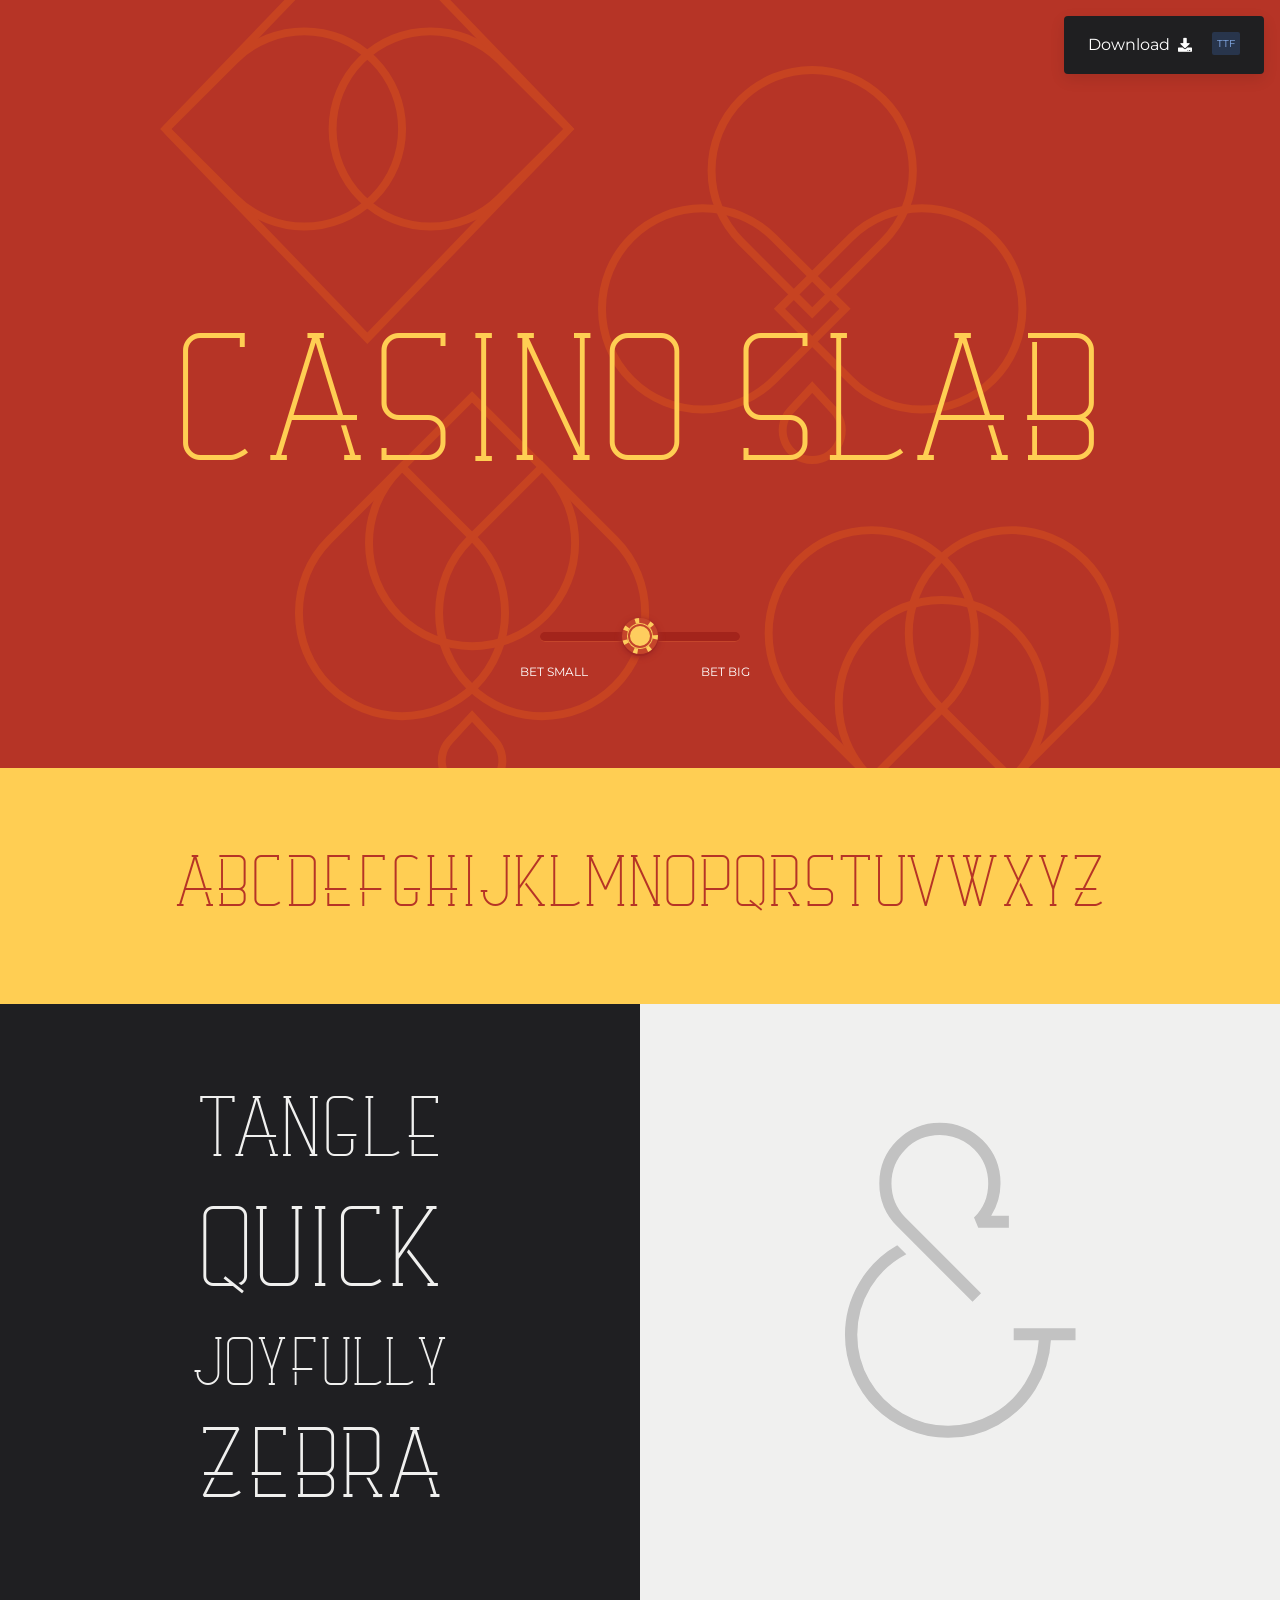
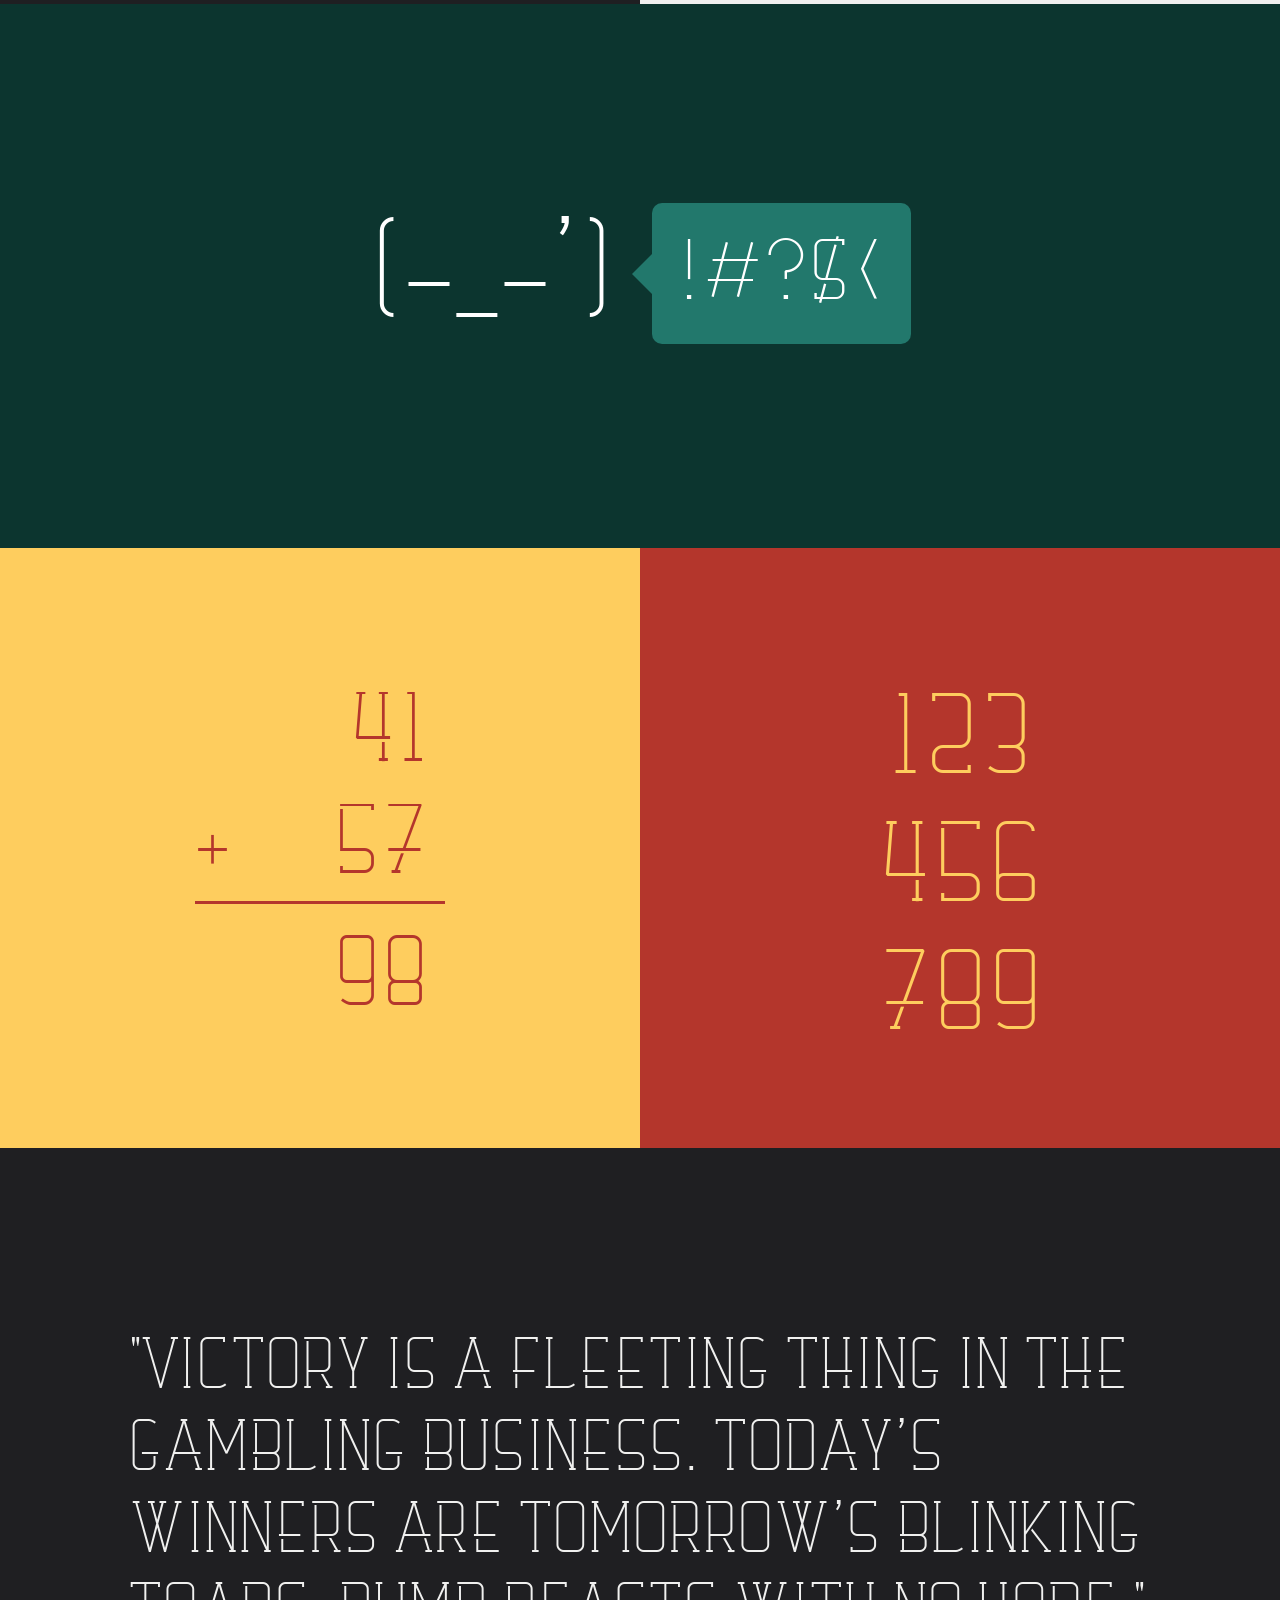
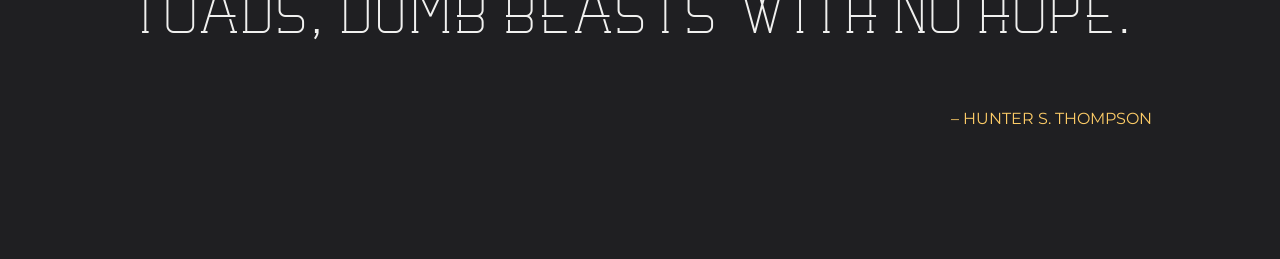
<file: original/index.html>
<!doctype html>
<html class="no-js" lang="">
    <head>
        <meta charset="utf-8">
        <meta http-equiv="x-ua-compatible" content="ie=edge">
        <title>Casino Slab | Type Specimen | Andrew Millen</title>
        <meta name="description" content="">
        <meta name="viewport" content="width=device-width, initial-scale=1">
        <link href="https://fonts.googleapis.com/css?family=Montserrat" rel="stylesheet">
        <link rel="stylesheet" href="https://use.fontawesome.com/releases/v5.7.1/css/all.css" integrity="sha384-fnmOCqbTlWIlj8LyTjo7mOUStjsKC4pOpQbqyi7RrhN7udi9RwhKkMHpvLbHG9Sr" crossorigin="anonymous">

        <link rel="stylesheet" href="css/normalize.css">
        <link rel="stylesheet" href="css/main.css">
    </head>
    <body>

        <header>
          <img src="img/suits.svg" alt="suits">
          <h1 id="variable-size"><span contenteditable="true" spellcheck="false">Casino Slab</span></h1>

          <div class="slider cf">
            <span class="label label-small">Bet Small</span>
            <input type="range" min="50" max="200">
            <span class="label label-big">Bet Big</span>
          </div>

          <a href="font/casino.ttf" class="download">Download <i class="fas fa-download"></i> <span>TTF</span></a>
        </header>

        <main>

          <section class="cf section--characters">
            <div class="alphabet">
              <span contenteditable="true" spellcheck="false">ABCDEFGHIJKLMNOPQRSTUVWXYZ</span>
            </div>
          </section>

          <section class="cf section--words">
            <div class="words">
              <div class="words__wrapper" contenteditable="true" spellcheck="false">
                <span class="word word-1">Tangle</span>
                <span class="word word-2">Quick</span>
                <span class="word word-3">Joyfully</span>
                <span class="word word-4">Zebra</span>
              </div>
            </div>
            <div class="amp">
              <span class="ampersand" contenteditable="true" spellcheck="false">&amp;</span>
            </div>
          </section>

          <section class="cf section--emoticon">
              <div class="emoticon" contenteditable="true" spellcheck="false">
                  <span>(-_-')</span>
                  <div class="bubble">!#?$<</div>
              </div>
          </section>

          <section class="cf section--numerals">
            <div class="equation">
              <div class="equation__wrapper">
                <div class="cf">
                  <input type="text" id="num1" placeholder="41" value="41" onkeyup="add_two_number();">
                </div>
                <div class="cf plus">
                <input type="text" id="num2" placeholder="57" value="57" onkeyup="add_two_number();">
                </div>
                <div id="solution">98</div>
              </div>
            </div>
            <div class="numerals">
              <span contenteditable="true" spellcheck="false">
              123<br>
              456<br>
              789<br>
              </span>
            </div>
          </section>

          <section class="cf section--quote">
            <p contenteditable="true" spellcheck="false" class="quote">"Victory is a fleeting thing in the gambling business. Today's winners are tomorrow's blinking toads, dumb beasts with no hope."</p>
            <span class="cite">– Hunter S. Thompson</span>
          </section>

        </main>

        <script src="js/vendor/modernizr-3.5.0.min.js"></script>
        <script src="https://code.jquery.com/jquery-3.2.1.min.js" integrity="sha256-hwg4gsxgFZhOsEEamdOYGBf13FyQuiTwlAQgxVSNgt4=" crossorigin="anonymous"></script>
        <script>window.jQuery || document.write('<script src="js/vendor/jquery-3.2.1.min.js"><\/script>')</script>
        <script src="js/plugins.js"></script>
        <script src="js/jquery.fittext.js"></script>

        <script type="text/javascript">
          function add_two_number() {
            var answer=parseInt($("#num1").val()) + parseInt($("#num2").val())
            $("#solution").html(""+answer+"");
           }
        </script>

        <script>
          jQuery('.slider input').on('input', function () {
              var v = jQuery(this).val();
              jQuery('#variable-size').css('font-size', v + 'px')
          });
        </script>

        <script>
          jQuery("h1").fitText();
          jQuery(".alphabet").fitText(2);
          jQuery(".quote").fitText(2);
        </script>

    </body>
</html>
</file>
<file: original/css/main.css>
@font-face {
    font-family: 'casinoregular';
    src: url('../font/casino-webfont.woff2') format('woff2'),
         url('../font/casino-webfont.woff') format('woff');
    font-weight: normal;
    font-style: normal;
}

*,
*:before,
*:after {
  box-sizing: border-box;
}

.cf:before,
.cf:after {
    content: " ";
    display: table;
}

.cf:after {
    clear: both;
}

html {
    color: #222;
    font-size: 1em;
    line-height: 1.6;
    font-family: 'casinoregular', sans-serif;
}

[contenteditable="true"]:focus {
  outline: none;
}

/* =========================== */
/* Header */
/* =========================== */

header {
  background: #B63426;
  text-align: center;
  height: 100vh;
  max-height: 60vw;
  overflow: hidden;
  position: relative;
  display: block;
}

header img {
  position: absolute;
  top: 50%;
  left: 50%;
  transform: translateY(-50%) translateX(-50%);
  width: 75%;
  opacity: 0.5;
}

h1 {
  color: #FFCE53;
  position: relative;
  top: 50%;
  transform: translateY(-80%);
  font-size: 130px;
  font-weight: normal;
  letter-spacing: 4px;
}

.slider {
  position: absolute;
  bottom: 15%;
  left: 50%;
  transform: translateX(-50%);
  width: 200px;
}

.label {
  font-family: 'montserrat';
  color: #fff;
  font-size: 12px;
  text-transform: uppercase;
  position: absolute;
  top: 35px;
}

.label-small { left: -20px; }
.label-big { right: -10px; }

input[type=range] {
  -webkit-appearance: none; /* Hides the slider so that custom slider can be made */
  width: 100%; /* Specific width is required for Firefox. */
  background: transparent; /* Otherwise white in Chrome */
}

input[type=range]::-webkit-slider-thumb {
  -webkit-appearance: none;
}

input[type=range]:focus {
  outline: none; /* Removes the blue border. You should probably do some kind of focus styling for accessibility reasons though. */
}

input[type=range]::-ms-track {
  width: 100%;
  cursor: pointer;

  /* Hides the slider so custom styles can be added */
  background: transparent;
  border-color: transparent;
  color: transparent;
}

/* Special styling for WebKit/Blink */
input[type=range]::-webkit-slider-thumb {
  -webkit-appearance: none;
  height: 36px;
  width: 36px;
  border-radius: 100%;
  background: #FECD5E;
  border: 5px dashed #C5452B;
  box-shadow: inset 0 0 0 1px #FECD5E, inset 0 0 0 3px #C5452B, 0 2px 0 #A12621, 0 2px 5px 2px #A62A24;
  cursor: pointer;
  margin-top: -14px; /* You need to specify a margin in Chrome, but in Firefox and IE it is automatic */
}

/* All the same stuff for Firefox */
input[type=range]::-moz-range-thumb {
  height: 36px;
  width: 36px;
  border-radius: 100%;
  background: #FECD5E;
  border: 5px dashed #C5452B;
  box-shadow: inset 0 0 0 1px #FECD5E, inset 0 0 0 3px #C5452B, 0 2px 0 #A12621, 0 2px 5px 2px #A62A24;
  cursor: pointer;
}

/* All the same stuff for IE */
input[type=range]::-ms-thumb {
  height: 36px;
  width: 36px;
  border-radius: 100%;
  background: #FECD5E;
  border: 5px dashed #C5452B;
  box-shadow: inset 0 0 0 1px #FECD5E, inset 0 0 0 3px #C5452B, 0 2px 0 #A12621, 0 2px 5px 2px #A62A24;
  cursor: pointer;
}

input[type=range]::-webkit-slider-runnable-track {
  width: 100%;
  height: 10px;
  cursor: pointer;
  background: #A3241B;
  border-radius: 100px;
  border-bottom: 1px solid #C5452B;
}

input[type=range]::-moz-range-track {
  width: 100%;
  height: 10px;
  cursor: pointer;
  background: #A3241B;
  border-radius: 100px;
  border-bottom: 1px solid #C5452B;
}

input[type=range]::-ms-track {
  width: 100%;
  height: 10px;
  cursor: pointer;
  background: transparent;
  border-color: transparent;
  border-width: 16px 0;
  color: transparent;
}
input[type=range]::-ms-fill-lower {
  background: #A3241B;
  border-bottom: 1px solid #C5452B;
  border-radius: 100px;
}
input[type=range]::-ms-fill-upper {
  background: #ffffff;
  border-bottom: 1px solid #C5452B;
  border-radius: 2.6px;
}

/* =========================== */
/* Download Button */
/* =========================== */

.download {
  background: #1F1F21;
  border-radius: 4px;
  box-shadow: 0 5px 15px rgba(0,0,0,.1);
  padding: 1em 1.5em;
  color: #ffffff;
  font-family: 'Montserrat';
  position: fixed;
  top: 1rem;
  right: -20rem;
  text-decoration: none;
  z-index: 999;
  animation-name: slideIn;
  animation-duration: 0.5s;
  animation-delay: 1s;
  animation-fill-mode: forwards;
  animation-timing-function: cubic-bezier(.3,.64,.48,1.2);
}

@keyframes slideIn {
  0% { right: -20rem; }
  100% { right: 1rem; }
}

.download i {
  font-size: 14px;
  padding-left: 4px;
}

.download span {
    color: #8AB2F1;
    font-size: 10px;
    background: #28354C;
    border-radius: 2px;
    padding: 0.5em;
    position: relative;
    top: -3px;
    margin-left: 1rem;
}

/* =========================== */
/* Alphabet */
/* =========================== */

.section--characters {
  background: #FFCE53;
  text-align: center;
  color: #B63426;
  padding: 6vw 10vw;
  font-size: 40px;
}

@media screen and (min-width: 768px) {
  .section--characters {
    font-size: 60px;
  }
}

/* =========================== */
/* Word List */
/* =========================== */

.words {
    background: #1F1F22;
    color: #F0F0EF;
    padding: 10vw;
    text-align: center;
}

.word {
  display: block;
  margin-bottom: 10px;
}

.word:last-child {
  margin-bottom: 0;
}

span.word-1 { font-size: 40px; }
span.word-2 { font-size: 54px; }
span.word-3 { font-size: 30px; }
span.word-4 { font-size: 45px; }

.amp {
  background: #F0F0EF;
  color: #C2C2C2;
  text-align: center;
}

span.ampersand {
  font-size: 300px;
}

@media screen and (min-width: 768px) {

  .section--words {
    height: 600px;
    position: relative;
  }
  .words, .amp {
    height: 100%;
    width: 50%;
    float: left;
    position: relative;
    text-align: center;
    padding: 5vw;
  }

  .words__wrapper {
    position: relative;
    top: 50%;
    transform: translateY(-50%);
  }

  span.word-1 { font-size: 60px; }
  span.word-2 { font-size: 80px; }
  span.word-3 { font-size: 47px; }
  span.word-4 { font-size: 70px; }

  span.ampersand {
    font-size: 300px;
    position: absolute;
    top: 50%;
    left: 50%;
    transform: translateY(-50%) translateX(-50%);
  }
}

/* =========================== */
/* Emoticon / Special Chars */
/* =========================== */

.section--emoticon {
  background: #0C352F;
  padding: 15vw;
  text-align: center;
  color: white;
}

.emoticon {
  width: 100%;
  max-width: 1000px;
  font-size: 40px;
  margin: 0 auto;
  transition: all .3s;
}

@media screen and (min-width: 768px) {
  .emoticon {
    font-size: 100px;
  }
}

.bubble {
  background: #22786C;
  position: relative;
  border-radius: 10px;
  padding: 1.4rem;
  font-size: 20px;
  margin-left: 10px;
  top: -10px;
  display: inline-block;
}

@media screen and (min-width: 768px) {
  .bubble {
    font-size: 60px;
  }
}

.bubble:before {
  content: '';
  position: absolute;
  top: 50%;
  transform: translateY(-50%);
  left: -20px;
  width: 0;
  height: 0;
  border-top: 20px solid transparent;
  border-bottom: 20px solid transparent;
  border-right: 20px solid #22786C;
}

.bubble:focus {
  background: #22786C;
}

/* =========================== */
/* Numerals */
/* =========================== */

.equation, .numerals {
  padding: 10vw;
}

.equation {
  background: #FECD5E;
  color: #B4362C;
  font-size: 40px;
  text-align: right;
}

.equation__wrapper {
  max-width: 250px;
  margin: 0 auto;
}

.numerals {
  background: #B4362C;
  color: #FECD5E;
  text-align: center;
  padding: 20vw;
  font-size: 60px;
}

.equation input {
  background: none;
  border: none;
  display: inline;
  margin-bottom: 1rem;
  text-align: right;
  padding: 0 1rem;
  font-size: 40px;
  width: 100%;
  max-width: 250px;
  font-family: 'casinoregular';
  color: #B4362C;
  outline: none;
}

.equation #solution {
  border-top: 3px solid #B4362C;
  padding: 1rem;
}

.plus {
  position: relative;
}

.plus:before {
  content: '+';
  position: absolute;
}


@media screen and (min-width: 768px) {
  .section--numerals {
    height: 600px;
  }
  .equation, .numerals {
    float: left;
    width: 50%;
    height: 100%;
    padding: 10vw;
  }
  .numerals {
    font-size: 80px;
  }
  .equation {
    font-size: 70px;
  }
  .equation input {
    font-size: 70px;
  }
}

/* =========================== */
/* Paragraph / Quote */
/* =========================== */

.section--quote {
      background: #1F1F22;
      color: #F0F0EF;
      padding: 10vw;
      font-size: 50px;
}

.quote {
  /*margin-bottom: 0;*/
}

.cite {
  font-family: 'montserrat';
  color: #FDCC67;
  text-transform: uppercase;
  font-size: 16px;
  text-align: right;
  display: block;
}
</file>
